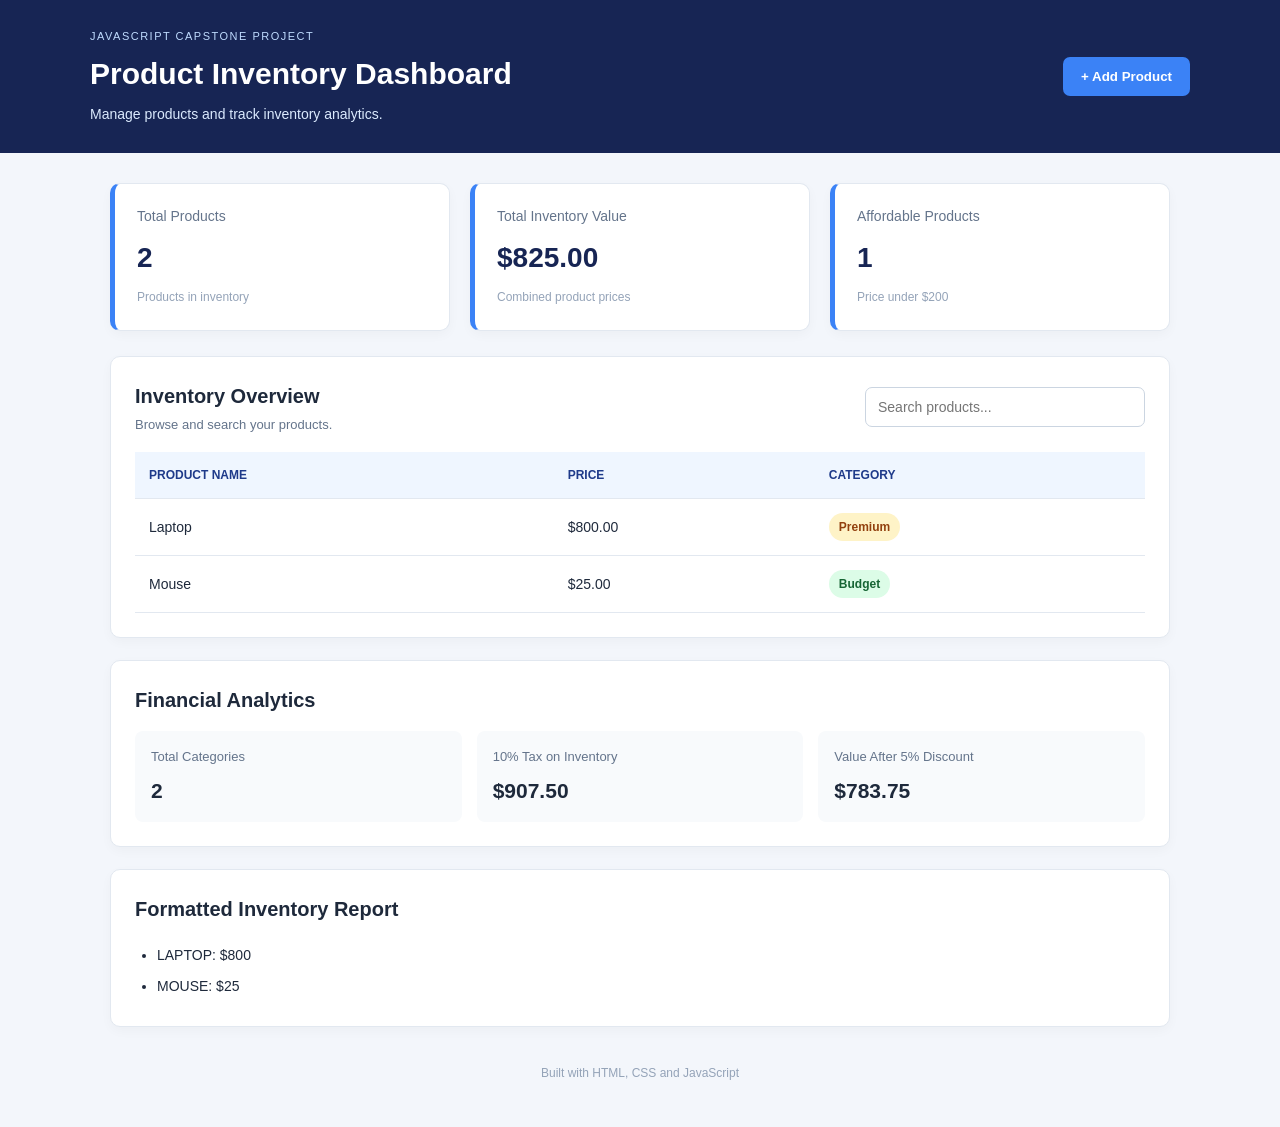
<file: Project folder/index.html>
<!DOCTYPE html>
<html lang="en">
<head>
    <meta charset="UTF-8">
    <meta name="viewport" content="width=device-width, initial-scale=1.0">
    <title>Interactive Product Inventory Dashboard</title>
    <link rel="stylesheet" href="style.css">
    <script src="CapstoneProject.js" defer></script>
</head>
<body>

    <header class="header">
        <div>
            <p class="eyebrow">JAVASCRIPT CAPSTONE PROJECT</p>
            <h1>Product Inventory Dashboard</h1>
            <p class="subtitle">Manage products and track inventory analytics.</p>
        </div>

        <button id="addProductBtn" class="add-btn">
            + Add Product
        </button>
    </header>

    <main class="container">

        <section class="cards">
            <article class="boxs">
                <p>Total Products</p>
                <h2 id="totalProducts">0</h2>
                <span>Products in inventory</span>
            </article>

            <article class="boxs">
                <p>Total Inventory Value</p>
                <h2 id="inventoryValue">$0.00</h2>
                <span>Combined product prices</span>
            </article>

            <article class="boxs">
                <p>Affordable Products</p>
                <h2 id="affordableCount">0</h2>
                <span>Price under $200</span>
            </article>
        </section>

        <section class="panel">
            <div class="section-heading">
                <div>
                    <h2>Inventory Overview</h2>
                    <p>Browse and search your products.</p>
                </div>

                <input
                    type="search"
                    id="searchInput"
                    placeholder="Search products..."
                    aria-label="Search products"
                >
            </div>

            <div class="table-wrapper">
                <table>
                    <thead>
                        <tr>
                            <th>Product Name</th>
                            <th>Price</th>
                            <th>Category</th>
                        </tr>
                    </thead>

                    <tbody id="productTable"></tbody>
                </table>
            </div>

            <p id="emptyMessage" hidden>No products found.</p>
        </section>

        <section class="panel analytics">
            <h2>Financial Analytics</h2>

            <div class="analytics-grid">
                <div>
                    <p>Total Categories</p>
                    <h3 id="totalCategories">0</h3>
                </div>

                <div>
                    <p>10% Tax on Inventory</p>
                    <h3 id="taxValue">$0.00</h3>
                </div>

                <div>
                    <p>Value After 5% Discount</p>
                    <h3 id="discountValue">$0.00</h3>
                </div>
            </div>
        </section>

        <section class="panel">
            <h2>Formatted Inventory Report</h2>
            <ul id="reportList" class="report-list"></ul>
        </section>

        <footer>
            Built with HTML, CSS and JavaScript
        </footer>

    </main>
</body>
</html>
</file>
<file: Project folder/style.css>
* {
    margin: 0;
    padding: 0;
    box-sizing: border-box;
}

body {
    font-family: Arial, sans-serif;
    background: #f3f6fb;
    color: #1e293b;
    line-height: 1.5;
}

.header {
    background: #172554;
    color: white;
    padding: 28px max(20px, calc((100% - 1100px) / 2));
    display: flex;
    align-items: center;
    justify-content: space-between;
    gap: 20px;
}

.eyebrow {
    font-size: 11px;
    color: #bfdbfe;
    letter-spacing: 1.5px;
    margin-bottom: 6px;
}

.header h1 {
    font-size: clamp(22px, 3vw, 30px);
    box-shadow: none;
}

.subtitle {
    margin-top: 8px;
    color: #dbeafe;
    font-size: 14px;
}

.add-btn {
    padding: 12px 18px;
    background: #3b82f6;
    color: white;
    border: none;
    border-radius: 7px;
    font-weight: bold;
    cursor: pointer;
    white-space: nowrap;
}

.add-btn:hover {
    background: #2563eb;
}

.container {
    max-width: 1100px;
    margin: 30px auto;
    padding: 0 20px;
}

/* Summary cards */
.cards {
    display: grid;
    grid-template-columns: repeat(3, minmax(0, 1fr));
    gap: 20px;
    margin-bottom: 25px;
}

.boxs {
    background: white;
    padding: 22px;
    border: 1px solid #e2e8f0;
    border-left: 5px solid #3b82f6;
    border-radius: 10px;
    box-shadow: 0 4px 12px #0f172a08;
    overflow-wrap: anywhere;
}

.boxs p {
    color: #64748b;
    font-size: 14px;
}

.boxs h2 {
    font-size: 28px;
    margin: 10px 0 5px;
    color: #172554;
}

.boxs span {
    font-size: 12px;
    color: #94a3b8;
}

/* Content panels */
.panel {
    background: white;
    padding: 24px;
    margin-bottom: 22px;
    border: 1px solid #e2e8f0;
    border-radius: 10px;
    box-shadow: 0 4px 12px #0f172a08;
}

.panel h2 {
    font-size: 20px;
    margin-bottom: 16px;
}

.section-heading {
    display: flex;
    align-items: center;
    justify-content: space-between;
    gap: 16px;
    margin-bottom: 18px;
}

.section-heading h2 {
    margin-bottom: 4px;
}

.section-heading p {
    color: #64748b;
    font-size: 13px;
}

input {
    width: 100%;
    max-width: 280px;
    padding: 11px 12px;
    border: 1px solid #cbd5e1;
    border-radius: 7px;
    font-size: 14px;
}

input:focus {
    outline: 2px solid #93c5fd;
    border-color: #3b82f6;
}

/* Product table */
.table-wrapper {
    width: 100%;
    overflow-x: auto;
}

table {
    width: 100%;
    border-collapse: collapse;
    text-align: left;
}

th,
td {
    padding: 14px;
    border-bottom: 1px solid #e2e8f0;
    font-size: 14px;
}

th {
    background: #eff6ff;
    color: #1e3a8a;
    font-size: 12px;
    text-transform: uppercase;
}

.category-badge {
    display: inline-block;
    padding: 5px 10px;
    border-radius: 20px;
    font-size: 12px;
    font-weight: bold;
}

.budget {
    background: #dcfce7;
    color: #166534;
}

.standard {
    background: #dbeafe;
    color: #1d4ed8;
}

.premium {
    background: #fef3c7;
    color: #92400e;
}

/* Analytics */
.analytics-grid {
    display: grid;
    grid-template-columns: repeat(3, minmax(0, 1fr));
    gap: 15px;
}

.analytics-grid > div {
    padding: 16px;
    background: #f8fafc;
    border-radius: 8px;
}

.analytics-grid p {
    color: #64748b;
    font-size: 13px;
}

.analytics-grid h3 {
    margin-top: 8px;
    font-size: 21px;
    overflow-wrap: anywhere;
}

.report-list {
    padding-left: 22px;
}

.report-list li {
    padding: 5px 0;
    font-size: 14px;
}

#emptyMessage {
    padding: 20px;
    color: #64748b;
    text-align: center;
}

footer {
    text-align: center;
    color: #94a3b8;
    padding: 15px;
    font-size: 12px;
}

/* Tablet */
@media (max-width: 768px) {
    .header {
        align-items: flex-start;
        flex-direction: column;
    }

    .cards {
        grid-template-columns: repeat(2, minmax(0, 1fr));
        gap: 12px;
    }

    .section-heading {
        align-items: flex-start;
        flex-direction: column;
    }

    .section-heading input {
        max-width: none;
    }

    .analytics-grid {
        grid-template-columns: 1fr;
    }
}

/* Mobile */
@media (max-width: 480px) {
    .container {
        padding: 0 12px;
        margin-top: 18px;
    }

    .cards {
        grid-template-columns: 1fr;
    }

    .boxs {
        padding: 18px;
    }

    .panel {
        padding: 16px;
    }

    .header {
        padding: 22px 16px;
    }

    .add-btn {
        width: 100%;
    }

    th,
    td {
        padding: 10px 8px;
        font-size: 12px;
    }
}
</file>
